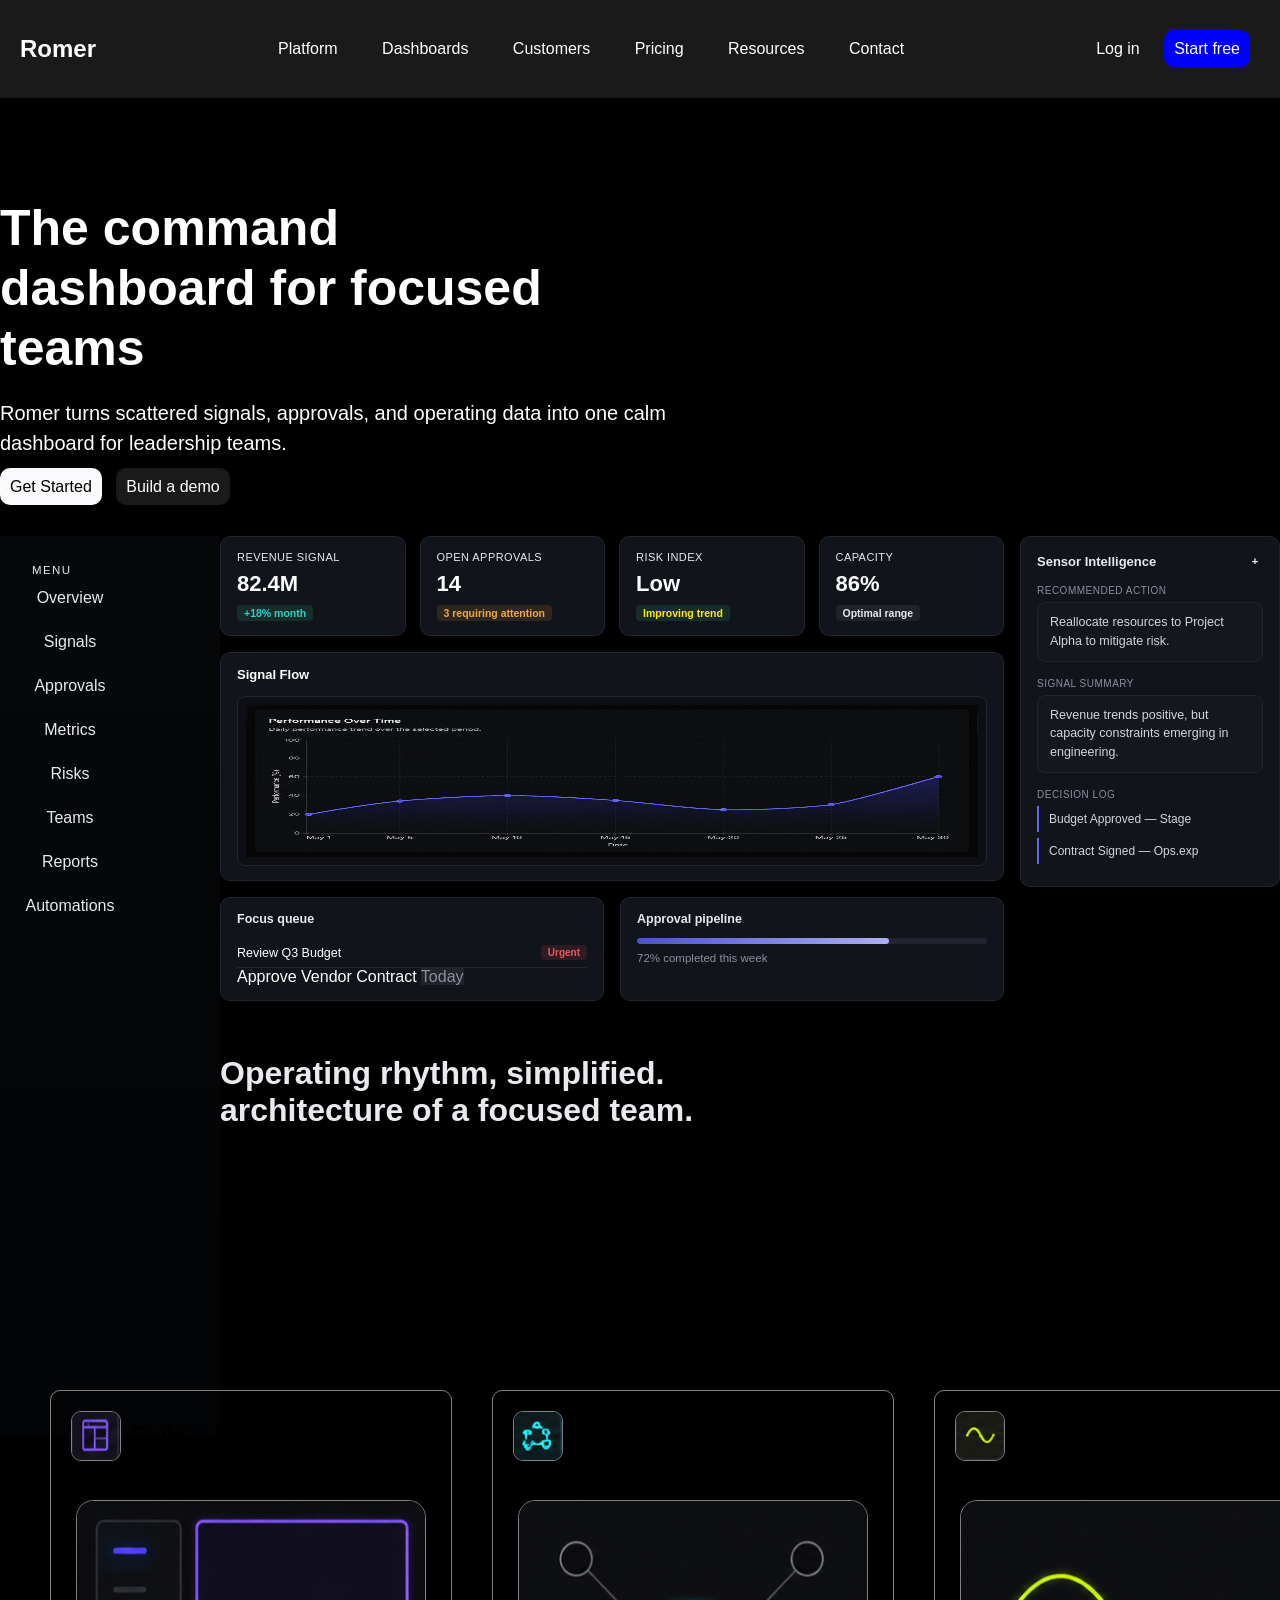
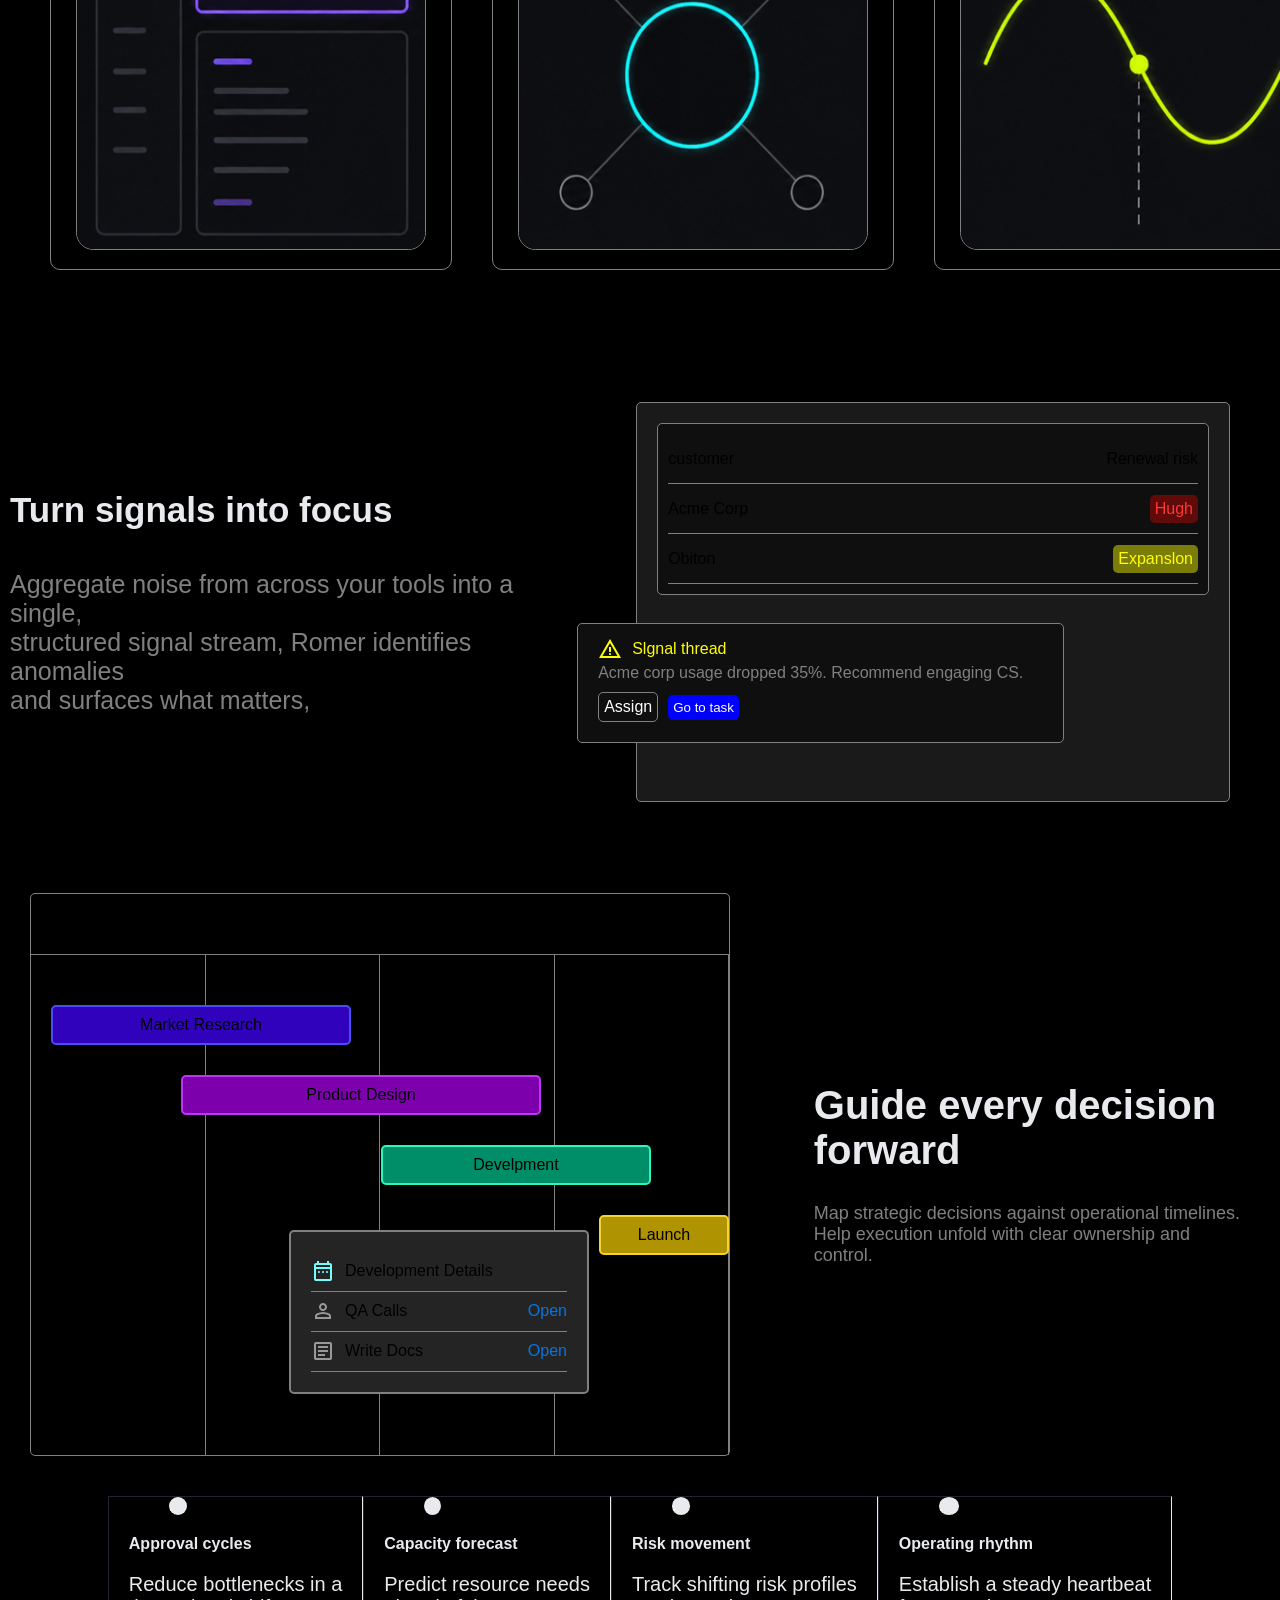
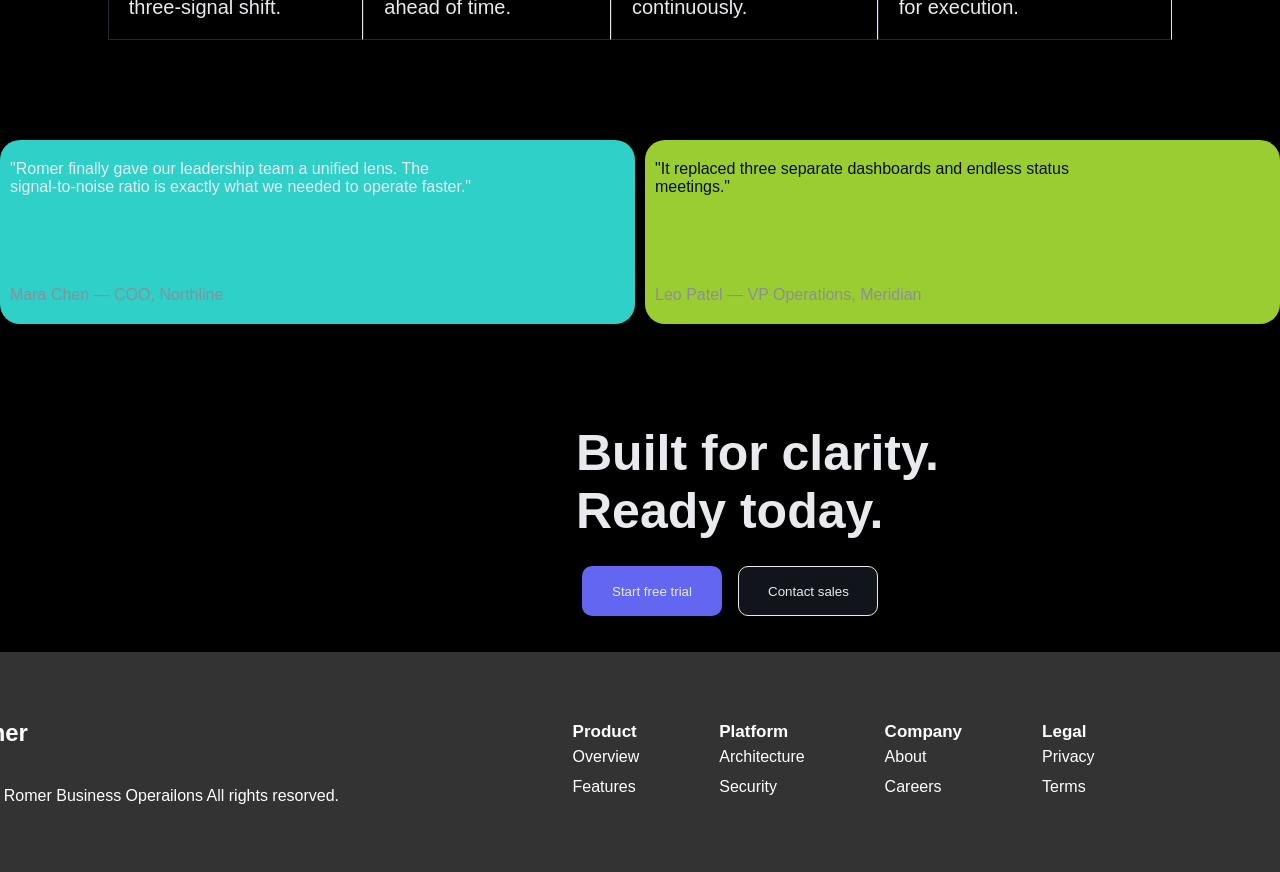
<file: index.html>
<!DOCTYPE html>
<html lang="en">
<head>
    <meta charset="UTF-8">
    <meta name="viewport" content="width=device-width, initial-scale=1.0">
    <link rel="stylesheet" href="style.css">
    <title>DASHBOARD-STOCK</title>
   
</head>
<body>
    <header class="wrapper">
    <nav>
        <h1>Romer</h1>
        <ul>
            <li><a href="#">Platform</a></li>
            <li><a href="#">Dashboards</a></li>
            <li><a href="#">Customers</a></li>
            <li><a href="#">Pricing</a></li>
            <li><a href="#">Resources</a></li>
            <li><a href="#">Contact</a></li>
        </ul>
        <div class="nav-actions">
            <a href="#">Log in</a>
            <a href="#" class="button">Start free</a>
        </div>
    </nav>
    </header>
        <!-- ===start hero=== -->
        <section class="hero wrapper">
            <div class="hero-content">
                <h1>The command <br> dashboard for focused <br> teams</h1>
                <p>Romer turns scattered signals, approvals, and operating data into one calm <br> dashboard for leadership teams.</p>
                <a href="#" class="btu">Get Started</a>
                <a href="#" class="btu-1">Build a demo</a>
             </div>
        </section>
    <!-- === end hero=== -->
      <!-- ===start aside=== -->
    <div class="box-1  wrapper">
      <aside class="hero-1 wrapper">
         <div class="nav-1">
          <p class="nav-2">MENU</p>
          <nav class="nav">
            <a href="#">Overview</a>
            <a href="#">Signals</a>
            <a href="#">Approvals</a>
            <a href="#">Metrics</a>
            <a href="#">Risks</a>
            <a href="#">Teams</a>
            <a href="#">Reports</a>
            <a href="#">Automations</a>
          </nav>
        </div>
      </aside>
    <!-- ===end aside === -->


  <!-- ===start main === -->
 <main>
    <div class="box-2">
      <div class="content">
        <!-- ===start grid=== -->
        <div class="grid">
          <div class="card box">
            <div class="label">Revenue Signal</div>
            <div class="maths">82.4M</div>
            <span class="pen blue">+18% month</span>
          </div>
          <div class="card box">
            <div class="label">Open Approvals</div>
            <div class="maths">14</div>
            <span class="pen amber">3 requiring attention</span>
          </div>
          <div class="card box">
            <div class="label">Risk Index</div>
            <div class="maths">Low</div>
            <span class="pen yellow">Improving trend</span>
          </div>
          <div class="card box">
            <div class="label">Capacity</div>
            <div class="maths">86%</div>
            <span class="pen white">Optimal range</span>
          </div>
        </div>
        <!-- ===end grid=== -->
        <!-- ===start panel=== -->
        <div class="card panel">
          <div class="title">Signal Flow</div>
          <div class="box-3">
             <img src="/image/img/WhatsApp Image 2026-08-23 at 22.40.05.jpeg" alt="">
          </div>
        </div>
        <!-- ===end panel=== -->
 
        <div class="bottom-grid">
            <!-- ===start bottom=== -->
          <div class="card">
            <div class="title">Focus queue</div>
            <div class="item">
              <span>Review Q3 Budget</span>
              <span class="pen-1 urgent">Urgent</span>
            </div>
            <div class="focus-item">
              <span>Approve Vendor Contract</span>
              <span class="pen-1 today">Today</span>
            </div>
          </div>
          <div class="card">
            <div class="title">Approval pipeline</div>
            <div class="hero-5"><div class="some"></div></div>
            <div class="hero-6">72% completed this week</div>
          </div>
        </div>
        <!-- ===end bottom=== -->

         /* ===start pen-panle=== */
    </div>
      <div class="pen-panel">
        <div class="pen-title">Sensor Intelligence <span class="plus">+</span></div>
        <div class="pen-section">
          <div class="white-1">Recommended action</div>
          <div class="gril-box body-text">Reallocate resources to Project Alpha to mitigate risk.</div>
        </div>
        <div class="pen-section">
          <div class="white-1">Signal summary</div>
          <div class="gril-box body-text">Revenue trends positive, but capacity constraints emerging in engineering.</div>
        </div>
        <div class="pen-section">
          <div class="white-1">Decision log</div>
          <div class="log-item">Budget Approved — Stage</div>
          <div class="log-item">Contract Signed — Ops.exp</div>
        </div>
      </div>
    </div>
     <div class="hero">
      <h1>Operating rhythm, simplified. <br>architecture of a focused team.</h1>
    </div>
  </div>
  </div>
   <!-- /* ===end pen-panle=== */ -->

   <!-- ===start section-three=== -->
     <section class="section-three wrapper" >
            <div class="three-col-1">
                <div class="three-content">
                    <div class="three-col-1">
                        <img src="/image/three-icon-1.png" alt="#">
                        <p>Build a better dashboard</p>
                    </div>
                    <div class="three-col-2">
                        <img src="/image/three-1.png" alt="#">
                    </div>
                </div>
            </div>
            <div class="three-col-1">
                <div class="three-content">
                    <div class="three-col-1">
                        <img src="/image/three-icon-2.png" alt="#">
                        <p>Build better integrations</p>
                    </div>
                    <div class="three-col-2">
                        <img src="/image/three-2.png" alt="#">
                    </div>
                </div>
            </div>
            <div class="three-col-1">
                <div class="three-content">
                    <div class="three-col-1">
                        <img src="/image/three-icon-3.png" alt="#">
                        <p>Make better decisions</p>
                    </div>
                    <div class="three-col-2">
                        <img src="/image/three-3.png" alt="#">
                    </div>
                </div>
            </div>
        </section>

           <!-- ===end section-three=== -->

  <!-- ===start section-four=== -->
<section class="section-four wrapper">
            <div class="col-1">
                <h1>Turn signals into focus</h1>
                <p>
                    Aggregate noise from across your tools into a single, 
                    <br>
                    structured signal stream, Romer identifies anomalies
                    <br>
                    and surfaces what matters,
                </p>
            </div>
            <div class="col-2">
                <div class="content-one">
                    <div class="section-four-font">
                        <p>customer</p>
                        <p>Renewal risk</p>
                    </div>
                    <div class="section-four-font">
                        <p>Acme Corp</p>
                        <p class="section-four-color-1">Hugh</p>
                    </div>
                    <div class="section-four-font">
                        <p>Obiton</p>
                        <p class="section-four-color-2">Expanslon</p>
                    </div>
                </div>
                <div class="content-two">
                    <div class="content-svg">
                        <img src="/img/svg 2/warning.svg" alt="!">
                        Slgnal thread
                    </div>
                    <p>Acme corp usage dropped 35%. Recommend engaging CS.</p>
                    <div class="section-four-button">
                        <p>Assign</p>
                        <button>Go to task</button>
                    </div>
                </div>
            </div>
        </section>
          <!-- ===end section-four=== -->

          <!-- ===start section-five=== -->

          <section class="section-five wrapper">
            <div class="five-col-1">
                <div class="five-row-1">
                    <h4><b>Aug</b></h4>
                    <h4><b>Sep</b></h4>
                    <h4><b>Oct</b></h4>
                    <h4><b>Nov</b></h4>
                </div>
                <div class="five-row-2">
                    <div class="five-column"></div>
                    <div class="five-column"></div>
                    <div class="five-column"></div>
                    <div class="five-column"></div>
                    <div class="five-box-1"><p>Market Research</p></div>
                    <div class="five-box-2"><P>Product Design</P></div>
                    <div class="five-box-3"><p>Develpment</p></div>
                    <div class="five-box-4"><p>Launch</p></div>
                    <div class="five-box-5">
                        <div class="five-row-box-1">
                            <img src="/img/svg 2/date.svg" alt="">
                            <p>Development Details</p>
                        </div>
                        <div class="five-row-box-2">
                            <div class="five-col-qa">
                                <img src="/img/svg 2/person.svg" alt="">
                                <p>QA Calls</p>
                            </div>
                            <a href="#">Open</a>
                        </div>
                        <div class="five-row-box-3">
                            <div class="five-col-qa">
                                <img src="/img/svg 2/paper.svg" alt="">
                                <p>Write Docs</p>
                            </div>
                            <a href="#">Open</a>
                        </div>
                    </div>
                </div>
            </div>
            <div class="five-col-2">
                <h1>Guide every decision <br> forward</h1>
                <p>Map strategic decisions against operational timelines. <br> Help execution unfold with clear ownership and <br> control.</p>
            </div>
        </section>
                  <!-- ===end section-five=== -->


           <!-- ===start wrap === -->
        <section class="wrap stat-strip wrapper">
            <div class="ss-item on">
              <div class="ss-dot">.</div>
              <h4>Approval cycles</h4>
              <p>Reduce bottlenecks in a <br> three-signal shift.</p>
            </div>
             <div class="ss-item on">
                <div class="ss-dot ">.</div>
                <h4>Capacity forecast</h4>
                <p>Predict resource needs <br> ahead of time.</p>
             </div>
            <div class="ss-item on">
               <div class="ss-dot">.</div>
               <h4>Risk movement</h4>
               <p>Track shifting risk profiles <br> continuously.</p>
            </div>
            <div class="ss-item on">
               <div class="ss-dot">.</div>
               <h4>Operating rhythm</h4>
               <p>Establish a steady heartbeat <br> for execution.</p>
               </div>
      </section>
                 <!-- ===end wrap === -->

                 <!-- ===start wrap-3=== -->
       <section class="wrap-3  wrapper">
           <div class="row">
           <div class="card-3">
            <p>"Romer finally gave our leadership team a unified lens. The <br> signal-to-noise ratio is exactly what we needed to operate faster."</p>
            <div class="ss-doit">Mara Chen — COO, Northline</div>
          </div>
          <div class="card-4">
            <p>"It replaced three separate dashboards and endless status <br> meetings."</p>
            <div class="ss-doit">Leo Patel — VP Operations, Meridian</div>
          </div>
        </div>
       </section>
                        <!-- ===end wrap-3=== -->

                        <!-- ===start wrap-4=== -->
        <section class="wrap-4 wrapper">
          <h2>Built for clarity.<br>Ready today.</h2>
          <button class="btn btn-1">Start free trial</button>
          <button class="btn btn-2">Contact sales</button>
      
  </section>
                          <!-- ===start wrap-4=== -->




</main>
   

     <!-- ===start footer=== -->
     <footer class="wrapper">
        <div class="row">
        <div class="color-1">
        <h2>Romer</h2>
        <p>&COPY;2026 Romer Business Operailons All rights resorved.</p>
        </div>
        <div class="color">
            <h1>Product</h1>
                <li><a href="">Overview</a></li>
                <li><a href="">Features</a></li>
        </div>
        <div class="color">
           <h1>Platform</h1>
               <li><a href="">Architecture</a></li>
               <li><a href="">Security</a></li>
       </div>
        <div class="color">
            <h1>Company</h1>
                <li><a href="">About</a></li>
                <li><a href="">Careers</a></li>
        </div>
         <div class="color">
            <h1>Legal</h1>
                <li><a href="">Privacy</a></li>
                <li><a href="">Terms</a></li>
        </div>
        </div>
     </footer>

</body>
</html>
</file>
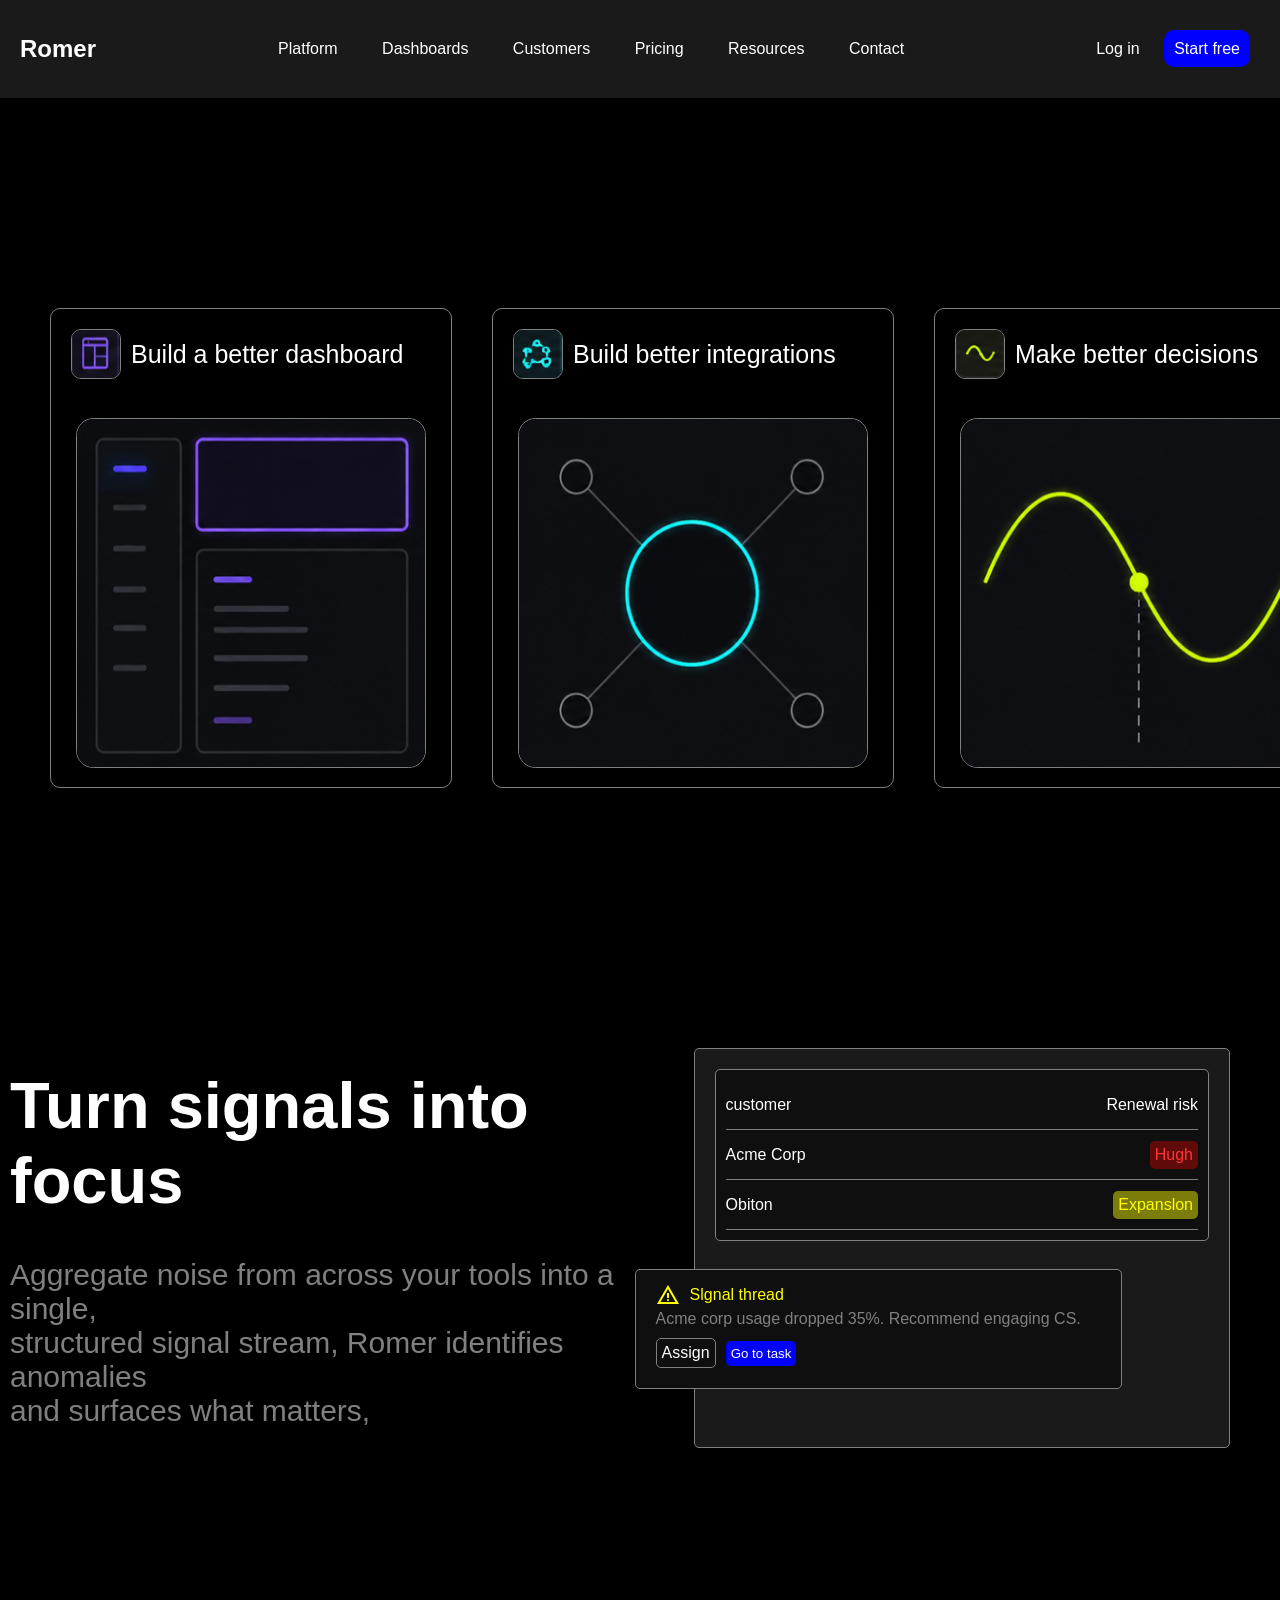
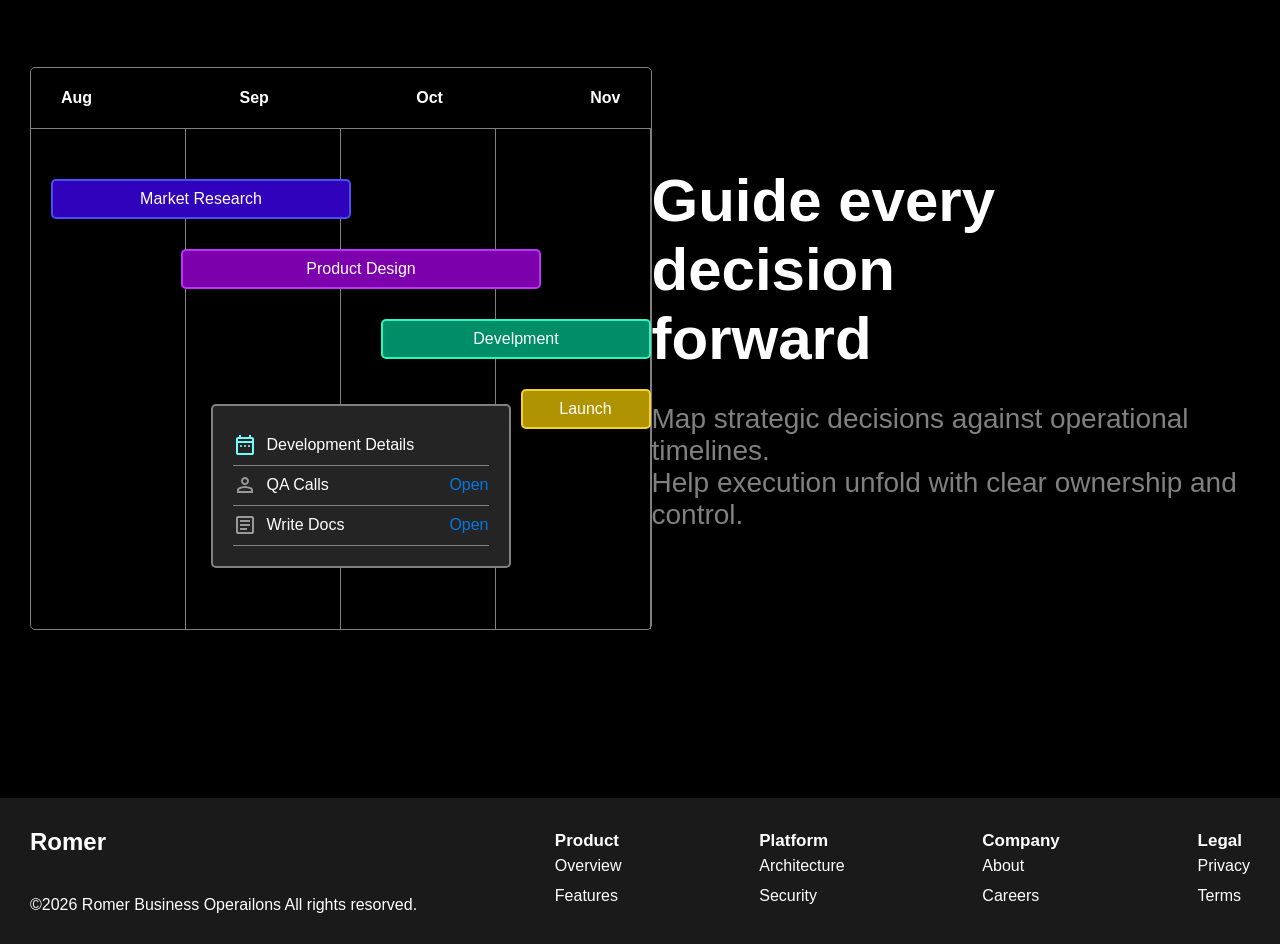
<file: Dashboards.html>
<!DOCTYPE html>
<html lang="en">
<head>
    <meta charset="UTF-8">
    <meta name="viewport" content="width=device-width, initial-scale=1.0">
    <link rel="stylesheet" href="src/assect/css/Dashboards.css">
    <title>DASHBOARD-STOCK</title>
   
</head>
<body>
    <header class="wrapper">
    <nav>
        <h1>Romer</h1>
        <ul>
            <li><a href="index.html">Platform</a></li>
            <li><a href="#">Dashboards</a></li>
            <li><a href="#">Customers</a></li>
            <li><a href="#">Pricing</a></li>
            <li><a href="#">Resources</a></li>
            <li><a href="#">Contact</a></li>
        </ul>
        <div class="nav-actions">
            <a href="#">Log in</a>
            <a href="#" class="button">Start free</a>
        </div>
    </nav>
    </header>
<!-- ===start main=== -->
    <main>
        
        <section class="section-three">
            <div class="three-col-1">
                <div class="three-content">
                    <div class="three-col-1">
                        <img src="src/assect/image/three-icon-1.png" alt="#">
                        <p>Build a better dashboard</p>
                    </div>
                    <div class="three-col-2">
                        <img src="src/assect/image/three-1.png" alt="#">
                    </div>
                </div>
            </div>
            <div class="three-col-1">
                <div class="three-content">
                    <div class="three-col-1">
                        <img src="src/assect/image/three-icon-2.png" alt="#">
                        <p>Build better integrations</p>
                    </div>
                    <div class="three-col-2">
                        <img src="src/assect/image/three-2.png" alt="#">
                    </div>
                </div>
            </div>
            <div class="three-col-1">
                <div class="three-content">
                    <div class="three-col-1">
                        <img src="src/assect/image/three-icon-3.png" alt="#">
                        <p>Make better decisions</p>
                    </div>
                    <div class="three-col-2">
                        <img src="src/assect/image/three-3.png" alt="#">
                    </div>
                </div>
            </div>
        </section>

        <section class="section-four">
            <div class="col-1">
                <h1>Turn signals into focus</h1>
                <p>
                    Aggregate noise from across your tools into a single, 
                    <br>
                    structured signal stream, Romer identifies anomalies
                    <br>
                    and surfaces what matters,
                </p>
            </div>
            <div class="col-2">
                <div class="content-one">
                    <div class="section-four-font">
                        <p>customer</p>
                        <p>Renewal risk</p>
                    </div>
                    <div class="section-four-font">
                        <p>Acme Corp</p>
                        <p class="section-four-color-1">Hugh</p>
                    </div>
                    <div class="section-four-font">
                        <p>Obiton</p>
                        <p class="section-four-color-2">Expanslon</p>
                    </div>
                </div>
                <div class="content-two">
                    <div class="content-svg">
                        <img src="src/assect/icon/warning.svg" alt="!">
                        Slgnal thread
                    </div>
                    <p>Acme corp usage dropped 35%. Recommend engaging CS.</p>
                    <div class="section-four-button">
                        <p>Assign</p>
                        <button>Go to task</button>
                    </div>
                </div>
            </div>
        </section>

        <section class="section-five">
            <div class="five-col-1">
                <div class="five-row-1">
                    <h4><b>Aug</b></h4>
                    <h4><b>Sep</b></h4>
                    <h4><b>Oct</b></h4>
                    <h4><b>Nov</b></h4>
                </div>
                <div class="five-row-2">
                    <div class="five-column"></div>
                    <div class="five-column"></div>
                    <div class="five-column"></div>
                    <div class="five-column"></div>
                    <div class="five-box-1"><p>Market Research</p></div>
                    <div class="five-box-2"><P>Product Design</P></div>
                    <div class="five-box-3"><p>Develpment</p></div>
                    <div class="five-box-4"><p>Launch</p></div>
                    <div class="five-box-5">
                        <div class="five-row-box-1">
                            <img src="src/assect/icon/date.svg" alt="">
                            <p>Development Details</p>
                        </div>
                        <div class="five-row-box-2">
                            <div class="five-col-qa">
                                <img src="src/assect/icon/person.svg" alt="">
                                <p>QA Calls</p>
                            </div>
                            <a href="#">Open</a>
                        </div>
                        <div class="five-row-box-3">
                            <div class="five-col-qa">
                                <img src="src/assect/icon/paper.svg" alt="">
                                <p>Write Docs</p>
                            </div>
                            <a href="#">Open</a>
                        </div>
                    </div>
                </div>
            </div>
            <div class="five-col-2">
                <h1>Guide every decision <br> forward</h1>
                <p>Map strategic decisions against operational timelines. <br> Help execution unfold with clear ownership and <br> control.</p>
            </div>
        </section>
    </main>
   

<!-- ===start footer=== -->
     <footer class="wrapper">
        <div class="row">
        <div class="color-1">
        <h2>Romer</h2>
        <p>&COPY;2026 Romer Business Operailons All rights resorved.</p>
        </div>
        <div class="color">
            <h1>Product</h1>
                <li><a href="">Overview</a></li>
                <li><a href="">Features</a></li>
        </div>
        <div class="color">
           <h1>Platform</h1>
               <li><a href="">Architecture</a></li>
               <li><a href="">Security</a></li>
       </div>
        <div class="color">
            <h1>Company</h1>
                <li><a href="">About</a></li>
                <li><a href="">Careers</a></li>
        </div>
         <div class="color">
            <h1>Legal</h1>
                <li><a href="">Privacy</a></li>
                <li><a href="">Terms</a></li>
        </div>
        </div>
     </footer>
</body>
</html>
</file>
<file: style.css>
*{
    margin: 0;
    padding: 0;
    box-sizing: border-box;
    font-family: 'Poppins', sans-serif;
}
  :root{
    --bg: #0b0d12;
    --panel: #12141b;
    --panel-2: #15171f;
    --border: #22252f;
    --text: #e9eaee;
    --muted: #8b8f9c;
    --accent: #6366f1;
    --blue: #2fd0c8;
    --yellow:#ffea01;
    --amber: #f2a93b;
    --red: #f2545b;
    --font-display: 'Segoe UI', -apple-system, BlinkMacSystemFont, sans-serif;
  }
body{
    background-color:#000000;
}
.wrapper{
    width: 100%;
    margin-left: auto;
    margin-right: auto;
    max-width: 1520px;
}

/* ===start header=== */

header{
    background-color: #1a1a1a;
    color: #fff;
    padding: 20px;
    /* border-bottom: #ffffff solid 20px; */
}
nav{
    display: flex;
    align-items: center;
    justify-content:space-between; 
}

ul li a{
    gap:20px;
    direction: none;
    color: #fff;
    text-decoration: none;
}
ul li a:hover{
    text-decoration:5px underline white ;
}
ul li{
    list-style: none;
    display: inline-block;
    margin: 20px;
}
.nav-actions a{
    color: #fff;
    text-decoration: none;
    margin: 10px;
}
.button{
    background-color: blue;
    padding: 10px;
    border-radius: 10px;
}
/* ===end header === */


/* ===start footer=== */
footer{
    background-color: #333;
    padding: 30px;
    list-style: none;
    margin-top: 30px;
}
.color li a{
    color: #fff;
    text-decoration: none;
    line-height: 30px;
}
.color-1 p{
    margin-top: 40px;
    color: #fff;
    margin-left: -50%;

}
.color-1 h2 {
    margin-left: -50%;
    color: #fff;
}
.color h1{
    font-size: 17px;
    color: #fff;
}
.color{
    margin: 40px;
}
.row{
    display: flex;
    align-items: center;
    justify-content:space-between;
}
  /* ===start hero=== */

.hero-content{
    color: #fff;
    margin-top: 100px;
}
.hero-content h1{
    font-size: 50px;
    line-height: 60px;
}
.hero-content p{
    font-size: 20px;
    line-height: 30px;
    margin-top: 20px;
    margin-bottom: 20px;
}
.btu{
    background-color: rgb(250, 250, 252);
    padding: 10px;
    border-radius: 10px;
    margin-bottom: 20px;

}
a{    color: #000000;
    text-decoration: none;
}
.btu-1{
    background-color: #1a1a1a;
    padding: 10px;
    margin-left: 10px;
    border-radius: 10px;
    color: #fff;
    margin-bottom: 20px;
}
.btu-1:hover{
    border: #fff solid 2px;
}
  /* ===end hero=== */

  /* ===start aside=== */
.box-1 {
  min-height: 900px;
  display: grid;
  grid-template-columns: 220px 1fr;
  border: 1px solid var(--line);
  box-shadow: 0 40px 80px rgba(0, 0, 0, 0.45);
  margin-top: 40px;
}

.hero-1 {
  background: linear-gradient(to bottom, #1d252f33, #0d141d28);
  border-right: 1px solid var(--line);
  padding: 28px 22px;
}
.nav-2 {
  color: var(--text);
  text-transform: uppercase;
  letter-spacing: 0.12em;
  font-size: 0.72rem;
  padding: 0 10px;
}
.nav {
  display:flex;
  flex-direction: column;
}
.nav a {
  padding: 12px 14px;
  border-radius: 12px;
  color: var(--text);
  transition: 0.2s ease;
  border: 1px solid transparent;
  margin-left: -80px;
}
.nav a:hover,
.nav a.active {
  background: rgba(230, 234, 234, 0.221);
  border-color: rgba(246, 249, 250, 0.919);
  color: var(--text);
}
/* ===end aside === */

/* === main=== */
  .main{
    flex:1;
    padding: 20px 24px;
    display:flex;
    flex-direction:column;
    gap:16px;
  }
 
.box-2{
    display:flex;
    gap:16px;
    align-items:flex-start;
  }
.content{
    flex:1;
    display:flex;
    flex-direction:column;
    gap:16px;
    min-width:0;
}

 /* ===start grid===  */
.grid{
    display:grid;
    grid-template-columns: repeat(4, 1fr);
    gap:14px;
}
.card{
    background: var(--panel);
    border:1px solid var(--border);
    border-radius:10px;
    padding:14px 16px;
  }
.box .label{
    font-size:11px;
    color: var(--text);
    text-transform:uppercase;
    letter-spacing:.04em;
    margin-bottom:8px;
  }
.box .maths{
    font-size:22px;
    font-weight:700;
    margin-bottom:6px;
    color: #fff;
  }
.box .pen{
    display:inline-block;
    font-size:10.5px;
    font-weight:600;
    padding:2px 7px;
    border-radius:4px;
    
  }
.pen.blue{
    color: var(--blue); 
    background: rgba(61,220,151,.12); 
}
.pen.amber{ 
    color: var(--amber); 
    background: rgba(242,169,59,.12); 
}
.pen.white{ 
    color: var(--text); 
    background: rgba(139,143,156,.12); 
}
.pen.yellow{ 
    color: var(--yellow); 
    background: rgba(61,220,151,.12); 
}
   /* ===end grid=== */

.panel .title{
    font-size:13px;
    font-weight:600;
    margin-bottom:14px;
    color: #fff;
}
.box-3 img{
  width: 100%;
  height: 100%;
}
.box-3{
    background: #0d0f15;
    border:1px solid var(--border);
    border-radius:8px;
    height:170px;
    padding:8px;
  }
  /* === end panel=== */

  /* ===start bottom-grid=== */
  
.bottom-grid{
    display:grid;
    grid-template-columns: 1fr 1fr;
    gap:16px;
  }
.bottom-grid .title{
    font-size:12.5px;
    font-weight:600;
    margin-bottom:12px;
    color: var(--text);
  }
.item{
    display:flex;
    justify-content:space-between;
    align-items:center;
    font-size:12.5px;
    padding:7px 0;
    border-bottom:1px solid var(--border);
  }
.item:last-child{ 
    border-bottom:none; 
}
.bottom-grid span{
    color: #fff;
}
.item .pen-1{
    font-size:10px;
    font-weight:700;
    padding:2px 7px;
    border-radius:4px;
}
.pen-1.urgent{ 
    color: var(--red); 
    background: rgba(242,84,91,.12); 
}
.pen-1.today{ 
    color: var(--muted); 
    background: rgba(139,143,156,.12); 
}
.hero-5{
    height:6px;
    background: var(--border);
    border-radius:99px;
    overflow:hidden;
    margin-bottom:8px;
}
.some{
    height:100%;
    width:72%;
    background: linear-gradient(90deg, #4b4fd6, #adb0f0);
    border-radius:99px;
}
.hero-6{
    font-size:11.5px;
    color: var(--muted);
}
  /* ===end bottom-grid=== */

  /* ===start pen-panle=== */
.pen-panel{
    width: 260px;
    background: var(--panel);
    border:1px solid var(--border);
    border-radius:10px;
    padding:16px;
    display:flex;
    flex-direction:column;
    gap:16px;
}
.pen-panel .pen-title{
    display:flex;
    align-items:center;
    justify-content:space-between;
    font-size:13px;
    font-weight:700;
    color: var(--text);
}
.pen-panel .pen-title .plus{
    width:16px;height:16px;
    border-radius:50%;
    background: var(--green);
    color:#f7f9f8;
    display:flex;align-items:center;justify-content:center;
    font-size:11px;
    font-weight:900;
}
.pen-section .white-1{
    font-size:10px;
    text-transform:uppercase;
    letter-spacing:.05em;
    color: var(--muted);
    margin-bottom:6px;
  }
.pen-section .body-text{
    font-size:12.5px;
    line-height:1.5;
    color: #d3d5db;
  }
.gril-box{
    background: var(--panel-2);
    border:1px solid var(--border);
    border-radius:8px;
    padding:10px 12px;
  }
.log-item{
    font-size:12px;
    padding:6px 0;
    border-left:2px solid var(--accent);
    padding-left:10px;
    margin-bottom:6px;
    color: #d3d5db;
}
.hero{
    color: var(--text);
    margin-top: 20px;
}
 /* ===end pen-panle=== */
  
 /* ===start section-three=== */

 .section-three {
    display:flex;
    justify-content: space-between;
    align-items: center;
    width: 100%;
    height: 100vh;
    padding: 30px;
    margin-top: -20%;
}
.section-three .three-content {
    width: 100%;
    height: 480px;
    max-width: 470px;
    border: 1px solid gray;
    border-radius: 10px;
    display: flex;
    justify-content: center;
    align-items: start;
    flex-direction: column;
}
.section-three .three-col-1 {
    display: flex;
    justify-content: start;
    align-items: center;
    gap: 10px;
    margin: 20px;
}
.section-three .three-col-1 img {
    width: 50px;
    height: 50px;
    border-radius: 20%;
    border: 1px solid gray;
}
.section-three .three-col-1 p {
    font-size: 25px;
    margin: 0;
}
.section-three .three-col-2 img {
    width: 350px;
    height: 350px;
    border-radius: 5%;
}
.section-three .three-col-2 {
    width: 400px;
    height: 400px;
    display: flex;
    justify-content: center;
    align-items: center;
    border-radius: 5px;
}

 /* ===end section-three=== */

 
/* start section four */
.section-four {
    display: flex;
    justify-content: space-between;
    align-items: center;
     margin-top: -10%;

}
.section-four h1 {
    font-size: 35px;
    margin: 0 0 40px 10px;
    color: var(--text);
}
.section-four .col-1 p {
    font-size: 25px;
    margin: 0 0 0 10px;
    color: gray;
}

.section-four .col-2 {
    border: 1px solid gray;
    border-radius: 5px;
    margin: 50px;
    background-color: #1a1a1a;
    position: relative;
    width: 600px;
    height: 400px;
}
.section-four .content-one {
    border: 1px solid gray;
    border-radius: 5px;
    padding: 10px;
    margin: 20px;
    background-color: #0f0f0f;
}
.section-four .col-2 .section-four-font {
    display: flex;
    justify-content: space-between;
    align-items: center;
    height: 50px;
    border-bottom: 1px solid gray;
}
.section-four .section-four-color-1 {
    color:#ff3636;
    background-color: #ff000056;
    border-radius: 5px;
    padding: 5px;
}
.section-four .section-four-color-2 {
    color:#ffff00;
    background-color: #ffff0074;
    border-radius: 5px;
    padding: 5px;
}
.section-four .content-two {
    border: 1px solid gray;
    border-radius: 5px;
    padding: 10px;
    margin: 20px;
    background-color: #0f0f0f;
    position: absolute;
    top: 200px;
    left: -80px
}
.section-four .content-two p {
    margin: 0 30px 0 10px;
    color: gray;
}
.section-four .section-four-button {
    display: flex;
    justify-content: start;
    align-items: center;
    margin: 10px;
}
.section-four .content-svg {
    display: flex;
    justify-content: start;
    align-items: center;
    gap: 10px;
    color: yellow;
    height: 30px;
    margin: 0 0 0 10px;
}
.section-four .section-four-button p {
    margin: 0;
    border: 1px solid gray;
    border-radius: 5px;
    padding: 5px;
    color: white;
}
.section-four .section-four-button button {
    background-color: blue;
    padding: 5px;
    border-radius: 5px;
    color: #fff;
    margin: 0 0 0 10px;
    border: none;
}

           /* ===end section-four=== */

           /* start section five */
.section-five {
    display: flex;
    justify-content: space-between;
    align-items: center;
    height: 100vh;
    margin-top: -10%;
    
}
.five-col-2 h1{
    color: var(--text);
}
.section-five .five-col-1 {
    border: 1px solid gray;
    border-radius: 5px;
    width: 700px;
    height: 563px;
    margin-left: 30px;
}
.section-five .five-row-1 {
    display: flex;
    justify-content: space-between;
    align-items: center;
    width: 100%;
    height: 50px;
    padding: 30px;
    border-bottom: 1px solid gray;
}
.section-five .five-row-2 {
    width: 100%;
    height: 100%;
    display: flex;
    position: relative;
}
.section-five .five-column {
    width: 100%;
    height: 500px;
    border-right: 1px solid gray;
}
.section-five .five-box-1 , .five-box-2, .five-box-3, .five-box-4 {
    display: flex;
    justify-content: center;
    align-items: center;
    height: 40px;
    border-radius: 5px;
    position:absolute;
}
.section-five .five-box-1 {
    top: 50px;
    left: 20px;
    background-color: #3002bb;
    border: 2px solid #4c4cf7;
    width: 300px;
}
.section-five .five-box-2 {
    top: 120px;
    left: 150px;
    background-color: #7c01ac;
    border: 2px solid #bd34f4;
    width: 360px;
}
.section-five .five-box-3 {
    top: 190px;
    left: 350px;
    background-color: #008e68;
    border: 2px solid #2af6bf;
    width: 270px;
}
.section-five .five-box-4 {
    top: 260px;
    right: 0;
    background-color: #b09301;
    border: 2px solid #f4d32e;
    width: 130px;
}
.section-five .five-box-5 {
    width: 300px;
    border: 2px solid gray;
    border-radius: 5px;
    position: absolute;
    top: 275px;
    right: 140px;
    padding: 20px;
    background-color: #242425;
}
.section-five .five-row-box-1 {
    width: 100%;
    height: 40px;
    border-bottom: 1px solid gray;
    display: flex;
    justify-content: start;
    align-items: center;
    gap: 10px;
}
.section-five .five-row-box-2 {
    width: 100%;
    height: 40px;
    border-bottom: 1px solid gray;
    display: flex;
    justify-content: space-between;
    align-items: center; 
}
.section-five .five-col-qa {
    width: 100%;
    height: 40px;
    display: flex;
    justify-content: start;
    align-items: center; 
    gap:10px;
}
.section-five .five-row-box-3 {
    width: 100%;
    height: 40px;
    border-bottom: 1px solid gray;
    display: flex;
    justify-content: space-between;
    align-items: center; 
}
.section-five .five-box-5 a {
    color: #0776de;
}

.section-five .five-col-2 {
    margin-right: 40px;
}
.section-five .five-col-2 h1 {
    font-size: 40px;
}
.section-five .five-col-2 p {
    font-size: 18px;
    color: gray;
    margin-top: 30px;
}
      /* ===end section-five===   */
        
           /* <!-- ===start wrap === --> */


.ss-item{
    color: var(--text);

}
.wrap{
    display: flex;
    align-items: center;
    justify-content: center;
    margin-top: -10%;

}
.ss-dot{
    background-color: var(--text);
    width: 7%;
    height: 5%;
    color: #ffffff;
    border-radius: 900%;
    margin-left: 60px;
    margin-bottom: 20px;
}
.on p{
    font-size: 20px;
    margin: 20px;
}
.on h4{
    margin: 20px;
}
.on {
   border:1px solid var(--border);
   border-right: 1px solid var(--text);

}
.ss-dot:hover{
    background-color: var(--blue);
    color: var(--blue);   
}
 /* <!-- ===end wrap === --> */

 /* ===start wrap-3 or 4=== */
 .row{
    display: flex;
    justify-content: center;
    align-items: center;
 }
.wrap-3{
    margin-top: 30px;
    margin-top: 100px;
}

 .card-3{
    color: var(--text);
    background-color: var(--blue);
    width: 50%;
    height: 100%;
    border-radius: 20px;
    
}
.card-3 p{
    margin-top: 20px;
    margin-left: 10px;
}
.card-4{
  color: var(--bg);
  background-color:yellowgreen;
  width: 50%;
  height: 100%;
  border-radius: 20px;
  margin-left: 10px;
}
.card-4 p{
    margin-top: 20px;
    margin-left: 10px;  
}
.ss-doit{
    color: var(--muted);
    margin-left: 10px;
    margin-top: 90px;
    margin-bottom: 20px;
}
 /* ===end wrap-3 or 4=== */

 /* ===start wrap-4=== */
.wrap-4{
    margin-top: 100px;
    margin-left: 45%;

}
.wrap-4 h2{
    color:var(--text);
    font-size: 50px;
    margin-bottom: 20px;
}

.btn{
    background-color: var(--accent);
    border-radius: 10px;
    width: 140px;
    height: 50px;
    border: #000000;
    color: var(--text);
    margin: 6px;
    
}
.btn-2{
    border: 1px solid var(--text);
    background-color: var(--panel);

}
 /* ===end wrap-4=== */
</file>
<file: src/assect/css/Dashboards.css>
*{
    margin: 0;
    padding: 0;
    box-sizing: border-box;
    font-family: 'Poppins', sans-serif;
    color: #fff;
    text-decoration: none;
}
body{
    background-color:#000000;
}
.wrapper{
    width: 100%;
    margin-left: auto;
    margin-right: auto;
    max-width: 1520px;
}

/* ===start header=== */

header{
    background-color: #1a1a1a;
    color: #fff;
    padding: 20px;
    /* border-bottom: #ffffff solid 20px; */
}
nav{
    display: flex;
    align-items: center;
    justify-content:space-between; 
}

ul li a{
    gap:20px;
    direction: none;
    color: #fff;
    text-decoration: none;
}
ul li a:hover{
    text-decoration:5px underline white ;
}
ul li{
    list-style: none;
    display: inline-block;
    margin: 20px;
}
.nav-actions a{
    color: #fff;
    text-decoration: none;
    margin: 10px;
}
.button{
    background-color: blue;
    padding: 10px;
    border-radius: 10px;
}
/* ===end header === */
/* --------------------------------------- */
/* ===start main ===*/
main {
    width: 100%;
    margin: 0 auto;
    max-width: 1520px;
}

/* start section three */
.section-three {
    display:flex;
    justify-content: space-between;
    align-items: center;
    width: 100%;
    height: 100vh;
    padding: 30px;
}
.section-three .three-content {
    width: 100%;
    height: 480px;
    max-width: 470px;
    border: 1px solid gray;
    border-radius: 10px;
    display: flex;
    justify-content: center;
    align-items: start;
    flex-direction: column;
}
.section-three .three-col-1 {
    display: flex;
    justify-content: start;
    align-items: center;
    gap: 10px;
    margin: 20px;
}
.section-three .three-col-1 img {
    width: 50px;
    height: 50px;
    border-radius: 20%;
    border: 1px solid gray;
}
.section-three .three-col-1 p {
    font-size: 25px;
    margin: 0;
}
.section-three .three-col-2 img {
    width: 350px;
    height: 350px;
    border-radius: 5%;
}
.section-three .three-col-2 {
    width: 400px;
    height: 400px;
    display: flex;
    justify-content: center;
    align-items: center;
    border-radius: 5px;
}

/* start section four */
.section-four {
    display: flex;
    justify-content: space-between;
    align-items: center;
}
.section-four h1 {
    font-size: 65px;
    margin: 0 0 40px 10px;
}
.section-four .col-1 p {
    font-size: 30px;
    margin: 0 0 0 10px;
    color: gray;
}

.section-four .col-2 {
    border: 1px solid gray;
    border-radius: 5px;
    margin: 50px;
    background-color: #1a1a1a;
    position: relative;
    width: 600px;
    height: 400px;
}
.section-four .content-one {
    border: 1px solid gray;
    border-radius: 5px;
    padding: 10px;
    margin: 20px;
    background-color: #0f0f0f;
}
.section-four .col-2 .section-four-font {
    display: flex;
    justify-content: space-between;
    align-items: center;
    height: 50px;
    border-bottom: 1px solid gray;
}
.section-four .section-four-color-1 {
    color:#ff3636;
    background-color: #ff000056;
    border-radius: 5px;
    padding: 5px;
}
.section-four .section-four-color-2 {
    color:#ffff00;
    background-color: #ffff0074;
    border-radius: 5px;
    padding: 5px;
}
.section-four .content-two {
    border: 1px solid gray;
    border-radius: 5px;
    padding: 10px;
    margin: 20px;
    background-color: #0f0f0f;
    position: absolute;
    top: 200px;
    left: -80px
}
.section-four .content-two p {
    margin: 0 30px 0 10px;
    color: gray;
}
.section-four .section-four-button {
    display: flex;
    justify-content: start;
    align-items: center;
    margin: 10px;
}
.section-four .content-svg {
    display: flex;
    justify-content: start;
    align-items: center;
    gap: 10px;
    color: yellow;
    height: 30px;
    margin: 0 0 0 10px;
}
.section-four .section-four-button p {
    margin: 0;
    border: 1px solid gray;
    border-radius: 5px;
    padding: 5px;
    color: white;
}
.section-four .section-four-button button {
    background-color: blue;
    padding: 5px;
    border-radius: 5px;
    color: #fff;
    margin: 0 0 0 10px;
    border: none;
}


/* start section five */
.section-five {
    display: flex;
    justify-content: space-between;
    align-items: center;
    height: 100vh;
}

.section-five .five-col-1 {
    border: 1px solid gray;
    border-radius: 5px;
    width: 700px;
    height: 563px;
    margin-left: 30px;
}
.section-five .five-row-1 {
    display: flex;
    justify-content: space-between;
    align-items: center;
    width: 100%;
    height: 50px;
    padding: 30px;
    border-bottom: 1px solid gray;
}
.section-five .five-row-2 {
    width: 100%;
    height: 100%;
    display: flex;
    position: relative;
}
.section-five .five-column {
    width: 100%;
                        height: 500px;
    border-right: 1px solid gray;
}
.section-five .five-box-1 , .five-box-2, .five-box-3, .five-box-4 {
    display: flex;
    justify-content: center;
    align-items: center;
    height: 40px;
    border-radius: 5px;
    position:absolute;
}
.section-five .five-box-1 {
    top: 50px;
    left: 20px;
    background-color: #3002bb;
    border: 2px solid #4c4cf7;
    width: 300px;
}
.section-five .five-box-2 {
    top: 120px;
    left: 150px;
    background-color: #7c01ac;
    border: 2px solid #bd34f4;
    width: 360px;
}
.section-five .five-box-3 {
    top: 190px;
    left: 350px;
    background-color: #008e68;
    border: 2px solid #2af6bf;
    width: 270px;
}
.section-five .five-box-4 {
    top: 260px;
    right: 0;
    background-color: #b09301;
    border: 2px solid #f4d32e;
    width: 130px;
}
.section-five .five-box-5 {
    width: 300px;
    border: 2px solid gray;
    border-radius: 5px;
    position: absolute;
    top: 275px;
    right: 140px;
    padding: 20px;
    background-color: #242425;
}
.section-five .five-row-box-1 {
    width: 100%;
    height: 40px;
    border-bottom: 1px solid gray;
    display: flex;
    justify-content: start;
    align-items: center;
    gap: 10px;
}
.section-five .five-row-box-2 {
    width: 100%;
    height: 40px;
    border-bottom: 1px solid gray;
    display: flex;
    justify-content: space-between;
    align-items: center; 
}
.section-five .five-col-qa {
    width: 100%;
    height: 40px;
    display: flex;
    justify-content: start;
    align-items: center; 
    gap:10px;
}
.section-five .five-row-box-3 {
    width: 100%;
    height: 40px;
    border-bottom: 1px solid gray;
    display: flex;
    justify-content: space-between;
    align-items: center; 
}
.section-five .five-box-5 a {
    color: #0776de;
}

.section-five .five-col-2 {
    margin-right: 40px;
}
.section-five .five-col-2 h1 {
    font-size: 60px;
}
.section-five .five-col-2 p {
    font-size: 28px;
    color: gray;
    margin-top: 30px;
}

/* ===end main=== */
/* --------------------------------------- */
/* ===start footer=== */
footer{
    background-color: #1a1a1a;
    padding: 30px;
    list-style: none;
}
.color li a{
    color: #fff;
    text-decoration: none;
    line-height: 30px;
}
.color-1 p{
    margin-top: 40px;
    color: #fff;
}
.color-1 h2 {
    color: #fff;
}
.color h1{
    font-size: 17px;
    color: #fff;
}
.row{
    display: flex;

    align-items: center;
    justify-content:space-between;
}
/* ===end footer=== */
</file>
